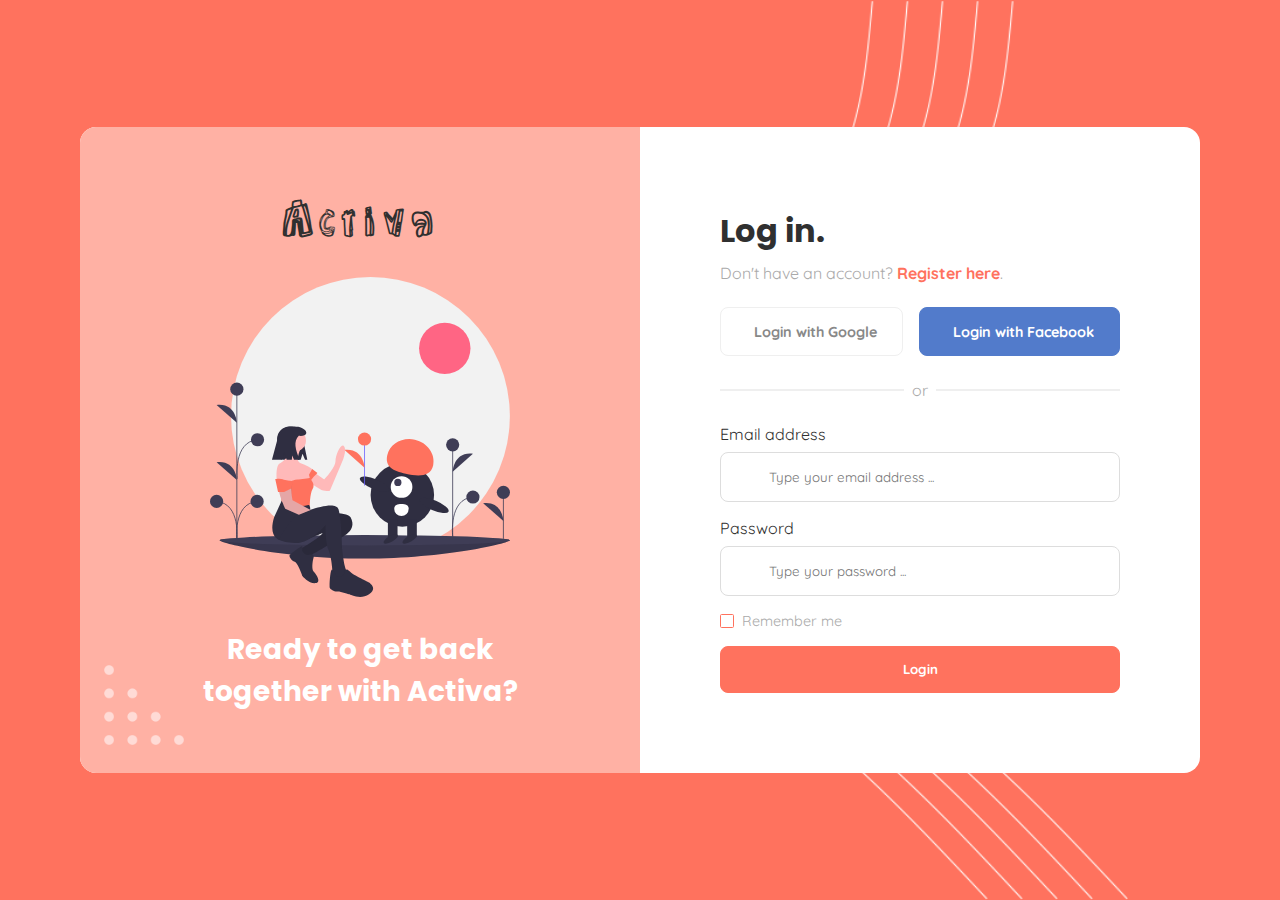
<file: portfolio/slicing/activa-login-page/index.html>
<!DOCTYPE html>
<html lang="en">
  <head>
    <meta charset="utf-8">
    <meta name="viewport" content="width=device-width, initial-scale=1.0, shrink-to-fit=no">
    <meta name="description" content="Activa Login Page">
    <meta name="keyword" content="activa, login, authentication">
    <meta name="author" content="Alfayed Dennita">
    <meta name="theme-color" content="#ff725e">
    <link rel="icon" type="image/x-icon" href="images/favicon.ico">
    <link rel="stylesheet" href="https://cdnjs.cloudflare.com/ajax/libs/font-awesome/6.1.1/css/all.min.css" integrity="sha512-KfkfwYDsLkIlwQp6LFnl8zNdLGxu9YAA1QvwINks4PhcElQSvqcyVLLD9aMhXd13uQjoXtEKNosOWaZqXgel0g==" crossorigin="anonymous" referrerpolicy="no-referrer">
    <link rel="preconnect" href="https://fonts.googleapis.com">
    <link rel="preconnect" href="https://fonts.gstatic.com" crossorigin>
    <link rel="stylesheet" href="https://fonts.googleapis.com/css2?family=Poppins&family=Quicksand&family=Rock+3D&display=swap">
    <link rel="stylesheet" href="style.css">
    <title>Log in - Activa</title>
  </head>
  <body>
    <main>
      <section id="decoration">
        <h1 class="logo">Activa</h1>
        <img src="images/decoration-image.svg">
        <p>Ready to get back together with Activa?</p>
      </section>

      <section id="login">
        <h1 class="logo">Activa</h1>
        <div class="header">
          <h2>Log in.</h2>
          <p>Don't have an account? <a href="#" title="Register an Account">Register here</a>.</p>
        </div>
        <div class="third-party-login">
          <a class="btn google" href="#" title="Login with Google"><i class="fab fa-google"></i>Login with Google</a>
          <a class="btn facebook" href="#" title="Login with Facebook"><i class="fab fa-facebook"></i>Login with Facebook</a>
        </div>
        <p class="divider">or</p>
        <form action="" method="post">
          <div class="field-group" title="Email Address">
            <label for="email">Email address</label>
            <div class="input-group">
              <i class="fas fa-envelope"></i>
              <input id="email" type="email" name="email" placeholder="Type your email address ..." title="Email Address" required>
            </div>
          </div>
          <div class="field-group" title="Password">
            <label for="password">Password</label>
            <div class="input-group">
              <i class="fas fa-lock"></i>
              <input id="password" type="password" name="password" placeholder="Type your password ..." title="Password" required>
            </div>
          </div>
          <div class="checkbox-group" title="Remember Me">
            <input id="remember" type="checkbox" name="remember">
            <label for="remember">Remember me</label>
          </div>
          <button type="submit" title="Login">Login</button>
        </form>
      </section>
    </main>
  </body>
</html>
</file>
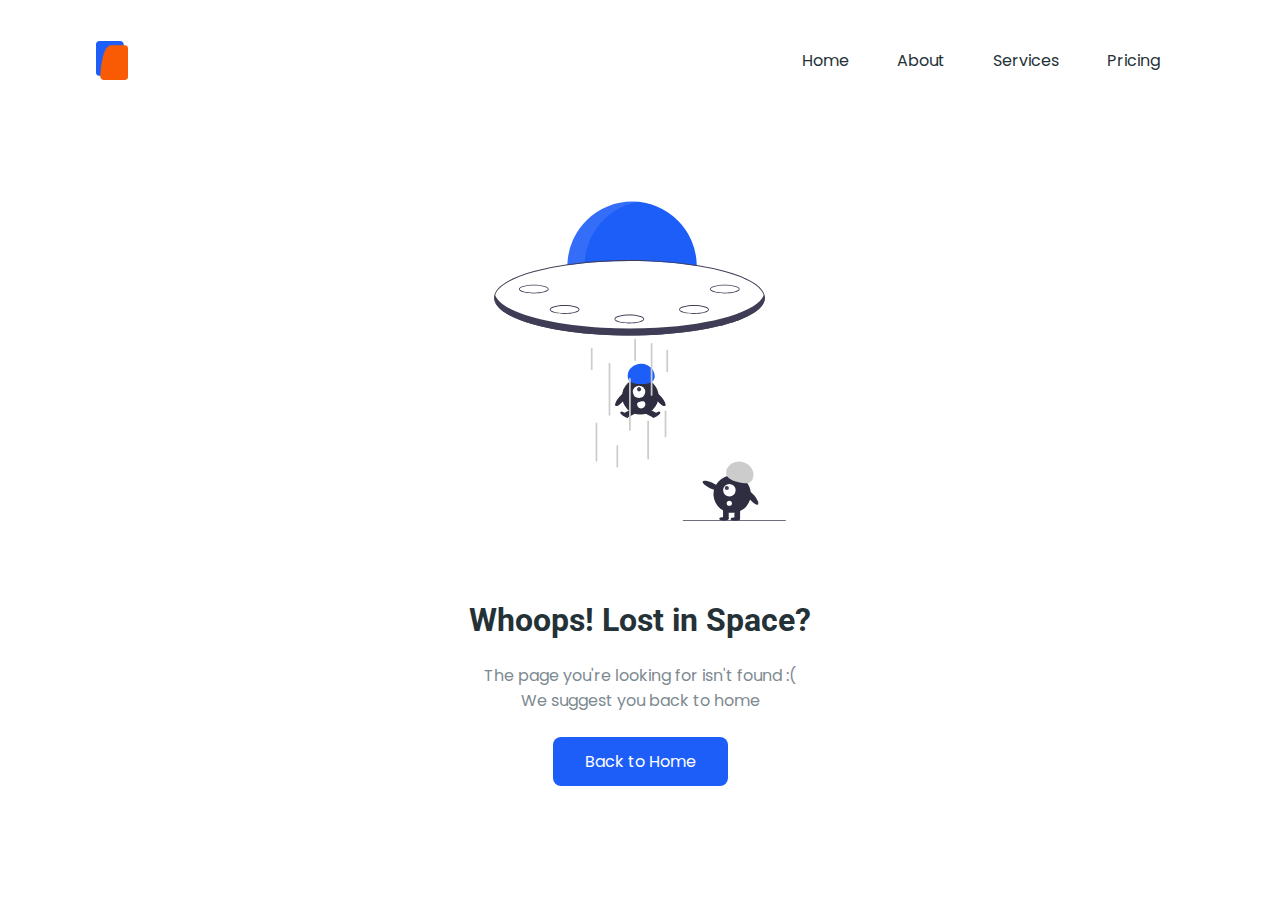
<file: portfolio/slicing/stack-404-page/index.html>
<!DOCTYPE html>
<html lang="en">
  <head>
    <meta charset="utf-8">
    <meta name="viewport" content="width=device-width, initial-scale=1.0, shrink-to-fit=no">
    <meta name="description" content="Stack! Error 404 Page">
    <meta name="keyword" content="stack, error, 404">
    <meta name="author" content="Alfayed Dennita">
    <meta name="theme-color" content="#1d5ef8">
    <link rel="icon" type="image/x-icon" href="images/favicon.ico">
    <link rel="stylesheet" href="https://cdnjs.cloudflare.com/ajax/libs/font-awesome/6.1.1/css/all.min.css" integrity="sha512-KfkfwYDsLkIlwQp6LFnl8zNdLGxu9YAA1QvwINks4PhcElQSvqcyVLLD9aMhXd13uQjoXtEKNosOWaZqXgel0g==" crossorigin="anonymous" referrerpolicy="no-referrer">
    <link rel="preconnect" href="https://fonts.googleapis.com">
    <link rel="preconnect" href="https://fonts.gstatic.com" crossorigin>
    <link rel="stylesheet" href="https://fonts.googleapis.com/css2?family=Poppins&family=Roboto&display=swap">
    <link rel="stylesheet" href="style.css">
    <title>Error 404 | Stack!</title>
  </head>
  <body>
    <header>
      <h1><a href="" title="Stack!"><img src="images/logo.png" alt="Stack!"></a></h1>
      <button id="hamburger-button" title="Navigation Menu"><i class="fas fa-bars"></i></button>
      <nav>
        <ul class="no-list">
          <li><a href="" title="Home">Home</a></li>
          <li><a href="#" title="About">About</a></li>
          <li><a href="#" title="Services">Services</a></li>
          <li><a href="#" title="Pricing">Pricing</a></li>
        </ul>
      </nav>
    </header>
    <main>
      <img src="images/taken.svg">
      <section id="error-description">
        <h2>Whoops! Lost in Space?</h2>
        <p>The page you're looking for isn't found :(<br>We suggest you back to home</p>
        <a class="btn" href="#" title="Back to Home">Back to Home</a>
      </section>
    </main>
    <script src="script.js"></script>
  </body>
</html>
</file>
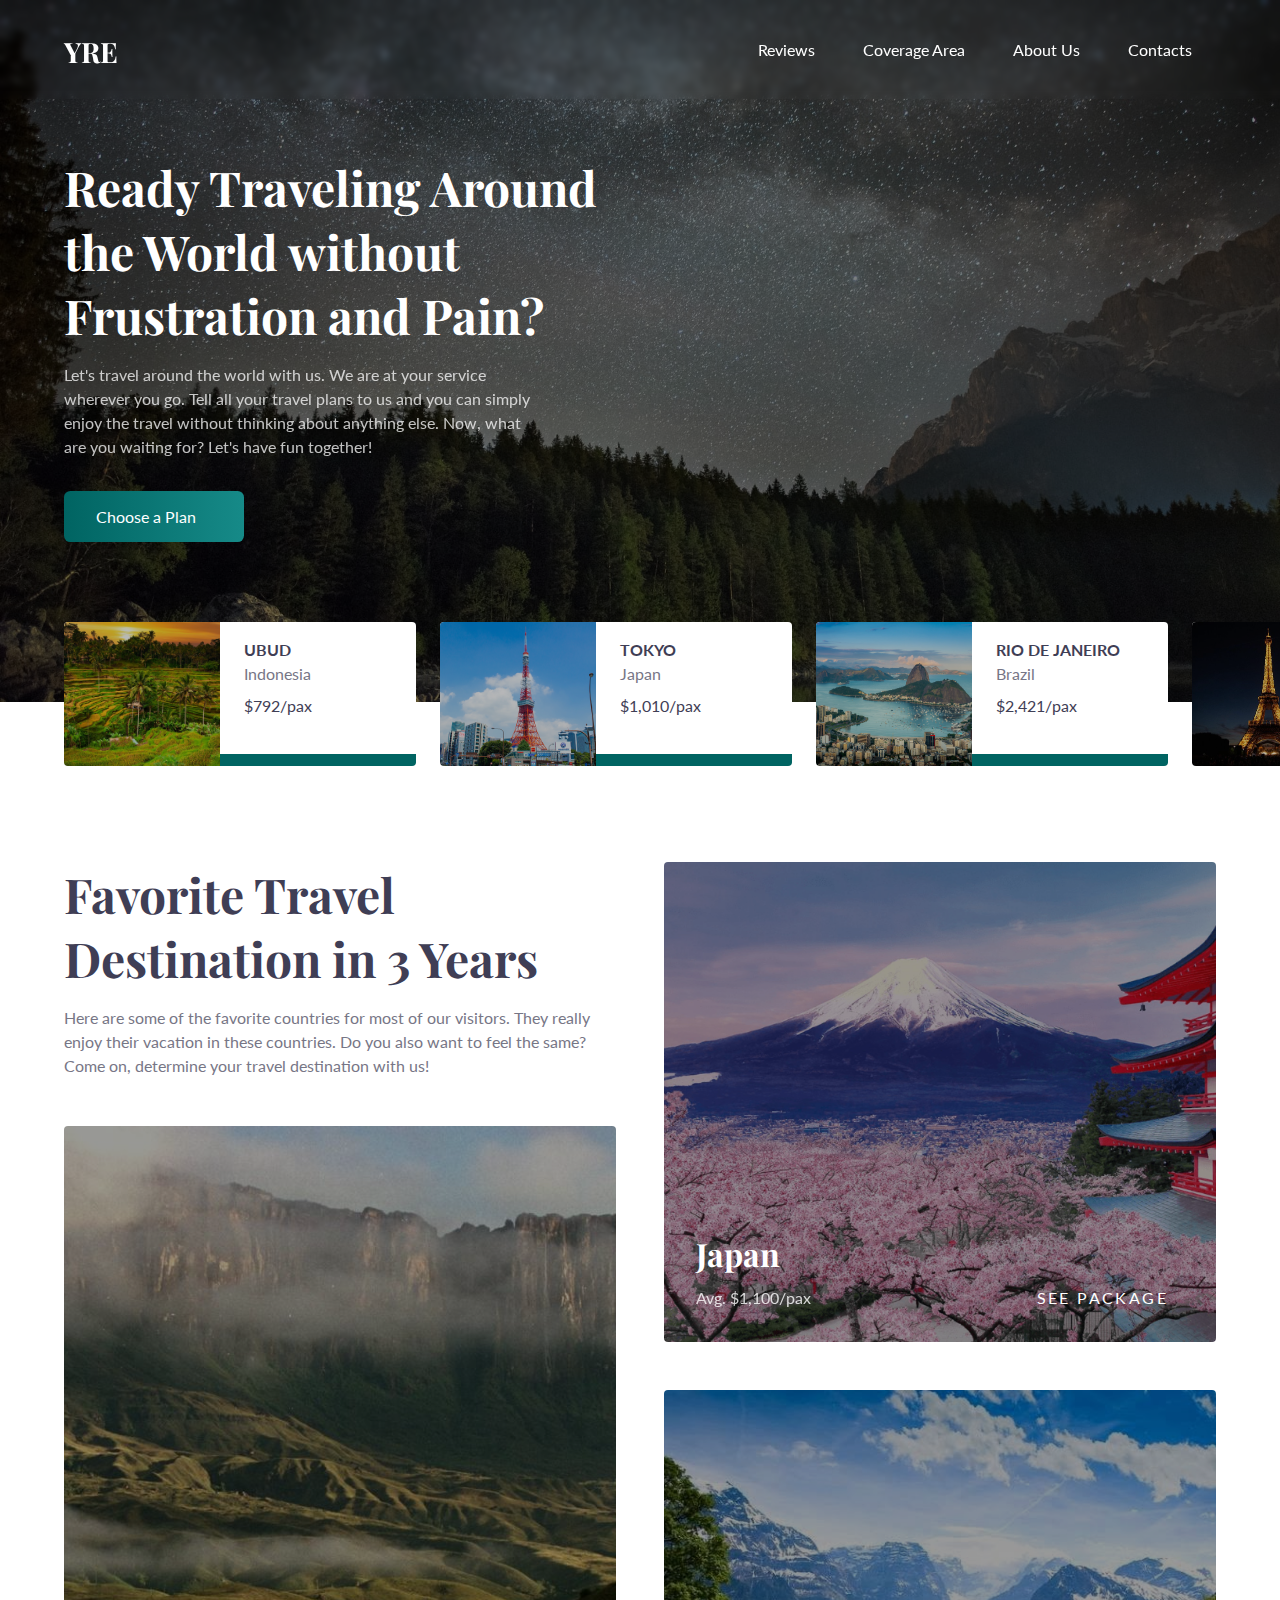
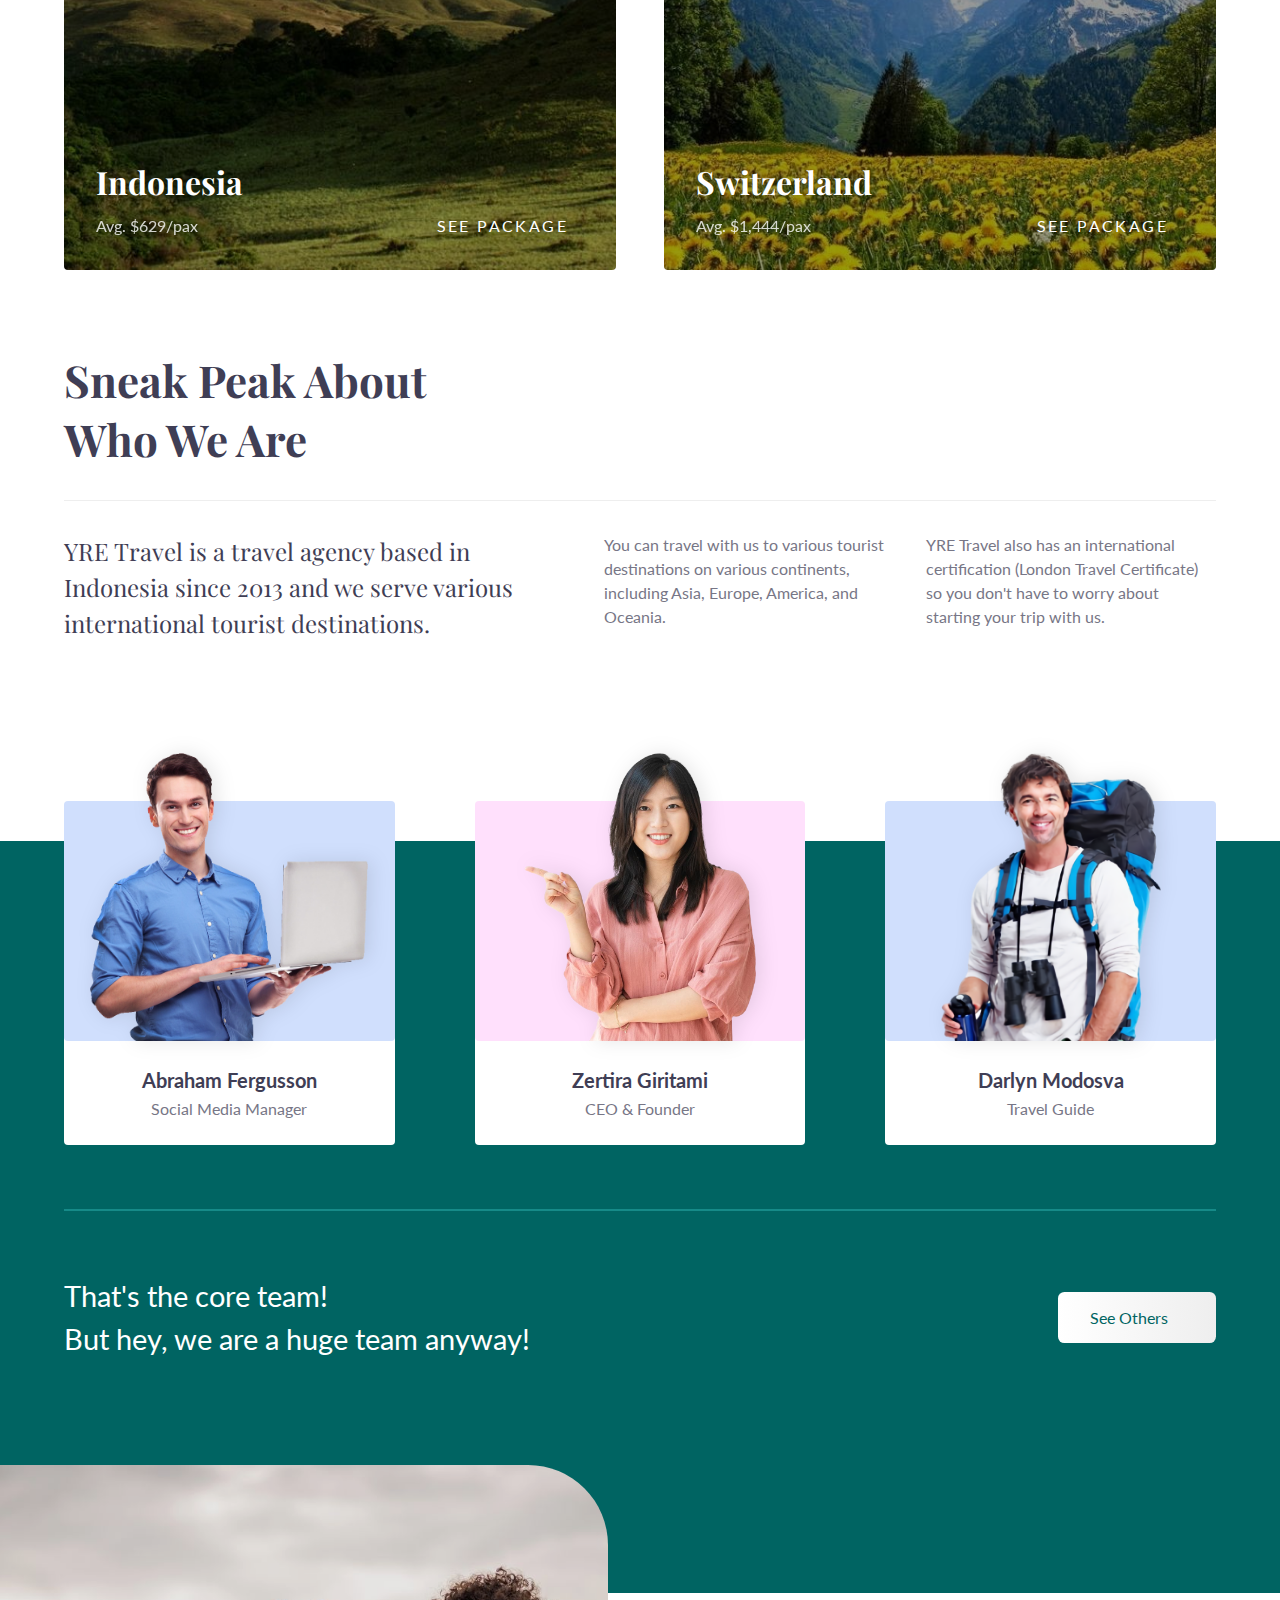
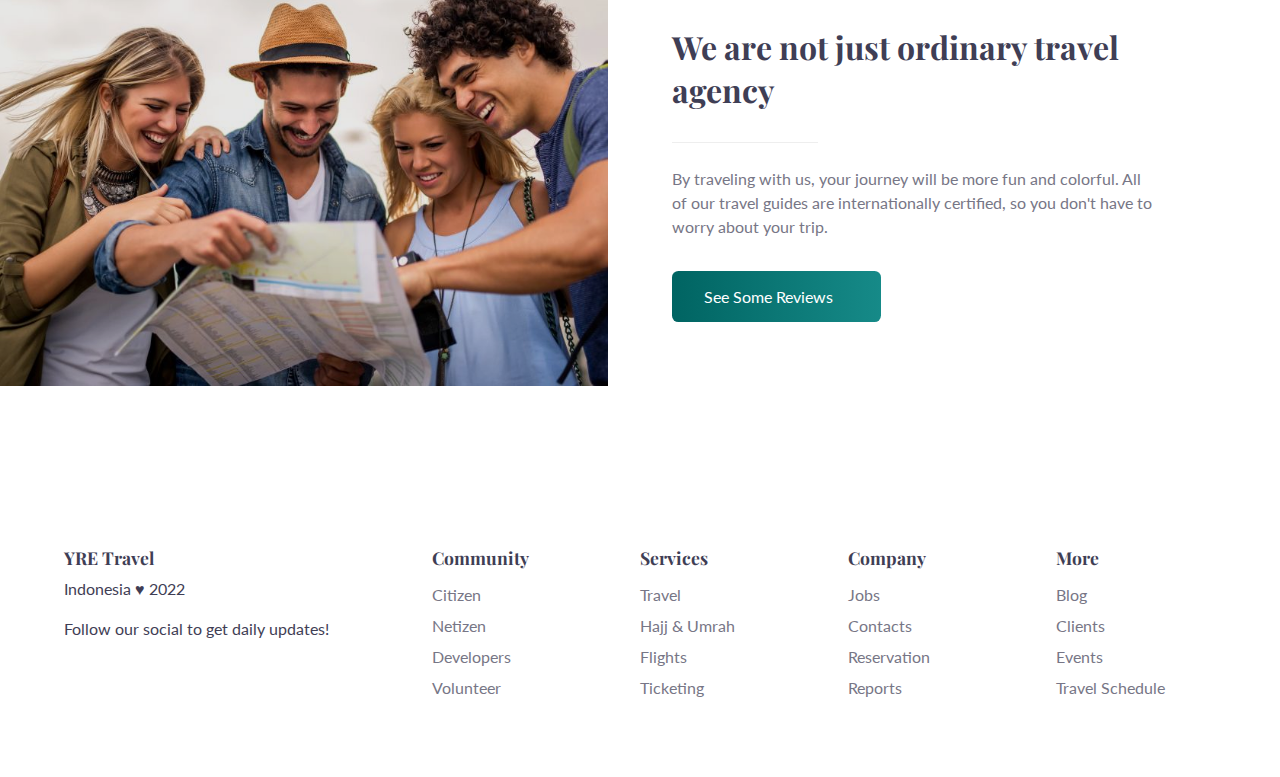
<file: portfolio/slicing/yre-travel/index.html>
<!DOCTYPE html>
<html lang="en">
  <head>
    <meta charset="utf-8">
    <meta name="viewport" content="width=device-width, initial-scale=1.0, shrink-to-fit=no">
    <meta name="description" content="YRE Travel is a travel agency based in Indonesia.">
    <meta name="keyword" content="yre, travel, agency, place, destination, tourist, tourism">
    <meta name="author" content="Alfayed Dennita">
    <meta name="theme-color" content="#006462">
    <link rel="icon" type="image/x-icon" href="images/favicon.ico">
    <link rel="stylesheet" href="https://cdnjs.cloudflare.com/ajax/libs/font-awesome/6.1.1/css/all.min.css" integrity="sha512-KfkfwYDsLkIlwQp6LFnl8zNdLGxu9YAA1QvwINks4PhcElQSvqcyVLLD9aMhXd13uQjoXtEKNosOWaZqXgel0g==" crossorigin="anonymous" referrerpolicy="no-referrer">
    <link rel="preconnect" href="https://fonts.googleapis.com">
    <link rel="preconnect" href="https://fonts.gstatic.com" crossorigin>
    <link rel="stylesheet" href="https://fonts.googleapis.com/css2?family=Playfair+Display&family=Lato&display=swap">
    <link rel="stylesheet" href="style.css">
    <title>YRE Travel - Your Travel Agency</title>
  </head>
  <body>
    <header id="hero">
      <nav id="hero-navigation">
        <h1><a href="" title="YRE Travel">YRE</a></h1>
        <ul class="no-list">
          <li><a href="#" title="Reviews">Reviews</a></li>
          <li><a href="#" title="Coverage Area">Coverage Area</a></li>
          <li><a href="#" title="About Us">About Us</a></li>
          <li><a href="#" title="Contacts">Contacts</a></li>
        </ul>
        <button title="Navigation Menu"><i class="fas fa-bars"></i></button>
      </nav>
      <section id="hero-description">
        <h2>Ready Traveling Around the World without Frustration and Pain?</h2>
        <p>Let's travel around the world with us. We are at your service wherever you go. Tell all your travel plans to us and you can simply enjoy the travel without thinking about anything else. Now, what are you waiting for? Let's have fun together!</p>
        <a class="btn" href="#" title="Choose a Plan">Choose a Plan <i class="fas fa-angle-right"></i></a>
      </section>
    </header>

    <main>
      <section id="cities">
        <ul class="no-list">
          <li><a class="city" href="#" title="Ubud">
            <div class="city-image">
              <img src="images/cities/ubud.jpg" alt="Ubud">
            </div>
            <div class="city-description">
              <p>Ubud</p>
              <p>Indonesia</p>
              <p>$792/pax</p>
            </div>
          </a></li>
          <li><a class="city" href="#" title="Tokyo">
            <div class="city-image">
              <img src="images/cities/tokyo.jpg" alt="Tokyo">
            </div>
            <div class="city-description">
              <p>Tokyo</p>
              <p>Japan</p>
              <p>$1,010/pax</p>
              </div>
          </a></li>
          <li><a class="city" href="#" title="Rio de Janeiro">
            <div class="city-image">
              <img src="images/cities/rio-de-janeiro.jpg" alt="Rio de Janeiro">
            </div>
            <div class="city-description">
              <p>Rio de Janeiro</p>
              <p>Brazil</p>
              <p>$2,421/pax</p>
            </div>
          </a></li>
          <li><a class="city" href="#" title="Paris">
            <div class="city-image">
              <img src="images/cities/paris.jpg" alt="Paris">
            </div>
            <div class="city-description">
              <p>Paris</p>
              <p>France</p>
              <p>$1,820/pax</p>
            </div>
          </a></li>
          <li><a class="city" href="#" title="Wellington">
            <div class="city-image">
              <img src="images/cities/wellington.jpg" alt="Wellington">
            </div>
            <div class="city-description">
              <p>Wellington</p>
              <p>New Zealand</p>
              <p>$1,522/pax</p>
            </div>
          </a></li>
        </ul>
      </section>

      <section id="countries">
        <div id="countries-header">
          <h2>Favorite Travel Destination in 3 Years</h2>
          <p>Here are some of the favorite countries for most of our visitors. They really enjoy their vacation in these countries. Do you also want to feel the same? Come on, determine your travel destination with us!</p>
        </div>
        <a class="country" href="#" title="Indonesia">
          <img src="images/countries/indonesia.jpg" alt="Indonesia">
          <div class="country-description">
            <p>Indonesia</p>
            <p>Avg. $629/pax</p>
            <p>See package <i class="fas fa-arrow-right"></i></p>
          </div>
        </a>
        <a class="country" href="#" title="Japan">
          <img src="images/countries/japan.jpg" alt="Japan">
          <div class="country-description">
            <p>Japan</p>
            <p>Avg. $1,100/pax</p>
            <p>See package <i class="fas fa-arrow-right"></i></p>
          </div>
        </a>
        <a class="country" href="#" title="Switzerland">
          <img src="images/countries/switzerland.jpg" alt="Switzerland">
          <div class="country-description">
            <p>Switzerland</p>
            <p>Avg. $1,444/pax</p>
            <p>See package <i class="fas fa-arrow-right"></i></p>
          </div>
        </a>
      </section>

      <section id="about-us">
        <h2>Sneak Peak About Who We Are</h2>
        <div id="about-us-content">
          <p>YRE Travel is a travel agency based in Indonesia since 2013 and we serve various international tourist destinations.</p>
          <p>You can travel with us to various tourist destinations on various continents, including Asia, Europe, America, and Oceania.</p>
          <p>YRE Travel also has an international certification (London Travel Certificate) so you don't have to worry about starting your trip with us.</p>
        </div>
      </section>

      <section id="teams">
        <ul id="teams-people" class="no-list">
          <li class="person">
            <div class="person-image">
              <img src="images/teams/abraham-fergusson.png" alt="Abraham Fergusson">
            </div>
            <div class="person-description">
              <p>Abraham Fergusson</p>
              <p>Social Media Manager</p>
            </div>
          </li>
          <li class="person">
            <div class="person-image">
              <img src="images/teams/zertira-giritami.png" alt="Zertira Giritami">
            </div>
            <div class="person-description">
              <p>Zertira Giritami</p>
              <p>CEO & Founder</p>
            </div>
          </li>
          <li class="person">
            <div class="person-image">
              <img src="images/teams/darlyn-mosdova.png" alt="Darlyn Modosva">
            </div>
            <div class="person-description">
              <p>Darlyn Modosva</p>
              <p>Travel Guide</p>
            </div>
          </li>
        </ul>
        <div id="teams-others">
          <p>That's the core team!<br>But hey, we are a huge team anyway!</p>
          <a class="btn" href="#" title="See Others">See Others <i class="fas fa-angle-right"></i></a>
        </div>
      </section>

      <section id="review">
        <img src="images/tourists.jpg" alt="Tourists">
        <div id="review-description">
          <h2>We are not just ordinary travel agency</h2>
          <p>By traveling with us, your journey will be more fun and colorful. All of our travel guides are internationally certified, so you don't have to worry about your trip.</p>
          <a class="btn" href="#" title="See Some Reviews">See Some Reviews <i class="fas fa-angle-right"></i></a>
        </div>
      </section>
    </main>

    <footer>
      <div class="footer-item">
        <h2>YRE Travel</h2>
        <p>Indonesia &hearts; 2022</p>
        <p>Follow our social to get daily updates!</p>
        <ul class="no-list">
          <li><a href="#" rel="nofollow" target="_blank" title="Facebook"><i class="fab fa-facebook"></i></a></li>
          <li><a href="#" rel="nofollow" target="_blank" title="Twitter"><i class="fab fa-twitter"></i></a></li>
          <li><a href="#" rel="nofollow" target="_blank" title="Instagram"><i class="fab fa-instagram"></i></a></li>
          <li><a href="#" rel="nofollow" target="_blank" title="YouTube"><i class="fab fa-youtube"></i></a></li>
        </ul>
      </div>
      <div class="footer-item">
        <h2>Community</h2>
        <ul class="no-list">
          <li><a href="#" title="Citizen">Citizen</a></li>
          <li><a href="#" title="Netizen">Netizen</a></li>
          <li><a href="#" title="Developers">Developers</a></li>
          <li><a href="#" title="Volunteer">Volunteer</a></li>
        </ul>
      </div>
      <div class="footer-item">
        <h2>Services</h2>
        <ul class="no-list">
          <li><a href="#" title="Travel">Travel</a></li>
          <li><a href="#" title="Hajj & Umrah">Hajj & Umrah</a></li>
          <li><a href="#" title="Flights">Flights</a></li>
          <li><a href="#" title="Ticketing">Ticketing</a></li>
        </ul>
      </div>
      <div class="footer-item">
        <h2>Company</h2>
        <ul class="no-list">
          <li><a href="#" title="Jobs">Jobs</a></li>
          <li><a href="#" title="Contacts">Contacts</a></li>
          <li><a href="#" title="Reservation">Reservation</a></li>
          <li><a href="#" title="Reports">Reports</a></li>
        </ul>
      </div>
      <div class="footer-item">
        <h2>More</h2>
        <ul class="no-list">
          <li><a href="#" title="Blog">Blog</a></li>
          <li><a href="#" title="Clients">Clients</a></li>
          <li><a href="#" title="Events">Events</a></li>
          <li><a href="#" title="Travel Schedule">Travel Schedule</a></li>
        </ul>
      </div>
    </footer>

    <script src="script.js"></script>
  </body>
</html>
</file>
<file: portfolio/slicing/activa-login-page/style.css>
/* #a Base Styles */

:root {
  /* #e Colors */

  /* #f Hex */

  --primary-color: #ff725e;
  --secondary-color: #ffb1a4;
  --white: #fff;
  --black: #303030;
  --gray: #efefef;
  --gray-1: #ddd;
  --dark-gray: #aaa;
  --dark-gray-1: #888;

  /* #f RGB */

  --primary-color-rgb: 255, 114, 94;
  --white-rgb: 255, 255, 255;

  /* #e Fonts */

  --poppins-font: "Poppins", Arial, sans-serif;
  --quicksand-font: "Quicksand", Arial, sans-serif;
  --rock3d-font: "Rock 3D", Arial, sans-serif;
  --font-awesome: "FontAwesome";
}

::selection {
  background-color: rgba(var(--primary-color-rgb), 0.8);
  color: var(--white);
}

* {
  scroll-behavior: smooth;
  box-sizing: border-box;
  margin: 0;
  font-family: var(--quicksand-font);
  color: var(--black);
}

*::-webkit-scrollbar {
  width: 0.25rem;
  height: 0.25rem;
}

*::-webkit-scrollbar-track {
  background-color: var(--primary-color);
}

*::-webkit-scrollbar-thumb {
  background-color: var(--white);
  border-radius: 0.1rem;
}

body {
  min-width: 100%;
  min-height: 100vh;
  display: flex;
  flex-direction: column;
  align-items: center;
}

@media (min-width: 576px) {
  body {
    justify-content: center;
    padding: 2rem;
    background-color: var(--primary-color);
    background-image: url("images/spline.png");
    background-size: auto 100%;
    background-repeat: no-repeat;
    background-attachment: fixed;
    background-position-x: 80%;
  }
}

a {
  color: var(--primary-color);
  font-weight: bold;
  text-decoration: none;
}

img {
  max-width: 100%;
}

h1, h2, h3, h4, h5, h6 {
  font-family: var(--poppins-font);
}

.logo {
  font-family: var(--rock3d-font);
  font-size: 2rem;
}

button, .btn {
  --btn-color-rgb: var(--primary-color-rgb);
  --text-color: var(--white);
  --border-color: rgb(var(--btn-color-rgb));
  display: inline-flex;
  justify-content: center;
  align-items: center;
  gap: 0.5rem;
  padding: 0.9rem;
  background-color: rgb(var(--btn-color-rgb));
  border: 1px solid var(--border-color);
  border-radius: 0.5rem;
  font-weight: bold;
  color: var(--text-color);
  cursor: pointer;
  transition: box-shadow 0.25s;
}

button:hover, .btn:hover {
  box-shadow: 0 0.2rem 0.5rem rgba(var(--btn-color-rgb), 0.5);
}

button > *, .btn > * {
  color: var(--text-color);
}

form {
  display: flex;
  flex-direction: column;
  gap: 1rem;
}

.field-group {
  display: flex;
  flex-direction: column;
  gap: 0.5rem;
}

.input-group {
  position: relative;
  display: flex;
  flex-direction: column;
}

.input-group > i {
  position: absolute;
  top: 50%;
  left: 1.25rem;
  transform: translateY(-50%);
  color: var(--dark-gray-1);
}

.checkbox-group {
  display: inline-flex;
  align-items: center;
  gap: 0.5rem;
}

input[type="email"], input[type="password"] {
  padding: 1rem;
  border: 1px solid var(--gray-1);
  border-radius: 0.5rem;
  color: var(--dark-gray);
  transition: 0.25s;
}

input[type="email"]:focus, input[type="password"]:focus {
  border-color: var(--primary-color);
  outline: none;
  color: var(--black);
}

.input-group input[type="email"],
.input-group input[type="password"] {
  padding-left: 3rem;
}

input[type="checkbox"] {
  position: relative;
  appearance: none;
  width: 0.9rem;
  height: 0.9rem;
  border: 1px solid var(--primary-color);
  border-radius: 0.1rem;
}

input[type="checkbox"]:checked {
  background-color: var(--primary-color);
}

input[type="checkbox"]:checked::after {
  content: "\f00c";
  position: absolute;
  top: 50%;
  left: 50%;
  transform: translate(-50%, -50%);
  font-family: var(--font-awesome);
  font-size: 0.5rem;
  color: var(--white);
}

/* #a Main Styles */

main {
  display: grid;
  background-color: var(--white);
  overflow: hidden;
}

@media (min-width: 576px) {
  main {
    max-width: 70rem;
    border-radius: 1rem;
  }
}

@media (min-width: 992px) {
  main {
    grid-template-columns: repeat(2, 1fr);
  }
}

main > section {
  display: flex;
  flex-direction: column;
}

/* #b Decoration */

#decoration {
  display: none;
  justify-content: center;
  align-items: center;
  gap: 2rem;
  padding: 3rem 5rem;
  background-color: var(--secondary-color);
  background-image: url("images/triangle-nodes.png");
  background-size: 5rem;
  background-repeat: no-repeat;
  background-position: 5% 95%;
  text-align: center;
}

@media (min-width: 992px) {
  #decoration {
    display: flex;
  }
}

#decoration .logo {
  font-size: 2.5rem;
}

#decoration img {
  max-height: 20rem;
}

#decoration p {
  font-family: var(--poppins-font);
  font-size: 1.75rem;
  font-weight: bold;
  color: var(--white);
}

/* #b Login */

#login {
  padding: 3rem 2rem;
  gap: 1.5rem;
}

@media (min-width: 576px) {
  #login {
    padding: 5rem;
  }
}

/* #c Logo */

#login .logo::first-letter {
  color: var(--primary-color);
}

@media (min-width: 992px) {
  #login .logo {
    display: none
  }
}

/* #c Header */

#login .header {
  display: flex;
  flex-direction: column;
  gap: 0.5rem;
}

#login .header h2 {
  font-size: 2rem;
}

#login .header p {
  color: var(--dark-gray);
}

/* #c Third-Party Login */

#login .third-party-login {
  display: flex;
  flex-wrap: wrap;
  gap: 1rem;
  font-size: 0.9rem;
}

#login .third-party-login > * {
  flex-grow: 1;
}

#login .third-party-login .google {
  --btn-color-rgb: var(--white-rgb);
  --text-color: var(--dark-gray-1);
  --border-color: var(--gray);
}

#login .third-party-login .facebook {
  --btn-color-rgb: 82, 123, 203;
}

/* #c Divider */

#login .divider {
  display: flex;
  align-items: center;
  gap: 0.5rem;
  text-align: center;
  color: var(--dark-gray);
}

#login .divider::before,
#login .divider::after {
  content: "";
  flex-grow: 1;
  border-top: 1px solid var(--gray);
  border-bottom: 1px solid var(--gray);
}

/* #c Form */

#login form .checkbox-group label {
  font-size: 0.9rem;
  color: var(--dark-gray);
}
</file>
<file: portfolio/slicing/stack-404-page/style.css>
/* #a Base Styles */

:root {
  /* #e Colors */

  /* #f Hex */

  --primary-color: #1d5ef8;
  --secondary-color: #f95b05;
  --primary-text-color: #243237;
  --secondary-text-color: #7d8a91;
  --black: #000;
  --white: #fff;
  --gray: #eee;

  /* #f RGB */

  --primary-color-rgb: 29, 94, 248;

  /* #e Fonts */

  --roboto-font: "Roboto", Arial, sans-serif;
  --poppins-font: "Poppins", Arial, sans-serif;

  /* #e Sizes */

  --margin-x-to-body: 2rem;
}

@media (min-width: 768px) {
  :root {
  /* #e Sizes */

  --margin-x-to-body: 4rem;
  }
}

@media (min-width: 992px) {
  :root {
  /* #e Sizes */

  --margin-x-to-body: 6rem;
  }
}

::selection {
  background-color: rgba(var(--primary-color-rgb), 0.5);
  color: var(--white);
}

* {
  scroll-behavior: smooth;
  box-sizing: border-box;
  margin: 0;
  font-family: var(--poppins-font);
  color: var(--primary-text-color);
}

*::-webkit-scrollbar {
  width: 0.5rem;
  height: 0.5rem;
}

*::-webkit-scrollbar-track {
  background-color: var(--white);
}

*::-webkit-scrollbar-thumb {
  background-color: rgba(var(--primary-color-rgb), 0.5);
}

body {
  display: flex;
  flex-direction: column;
  align-items: center;
  background-color: var(--white);
}

body > * {
  width: 100%;
  max-width: 1366px;
}

h1, h2, h3, h4, h5, h6 {
  font-family: var(--roboto-font);
}

a {
  color: var(--primary-text-color);
  text-decoration: none;
}

img {
  max-width: 100%;
}

button {
  appearance: none;
  padding: 0;
  background: none;
  border: none;
  cursor: pointer;
}

.btn {
  display: inline-flex;
  background-color: var(--primary-color);
  color: var(--white);
  padding: 0.75rem 2rem;
  border-radius: 0.5rem;
}

ul.no-list, ol.no-list {
  padding: 0;
  list-style: none;
}

/* #a Main Styles */

body > * {
  padding: 1rem var(--margin-x-to-body);
}

/* #b Header */

header {
  position: relative;
  display: flex;
  justify-content: space-between;
  align-items: center;
  gap: 1rem;
}

@media (min-width: 768px) {
  header {
    padding-top: 1.5rem;
    padding-bottom: 1.5rem;
  }
}

header h1 {
  flex-grow: 1;
  font-size: 0;
}

header img {
  width: 2rem;
}

header button {
  font-size: 2rem;
}

@media (min-width: 768px) {
  header button {
    display: none;
  }
}

header nav {
  visibility: hidden;
  position: absolute;
  top: 100%;
  left: 0;
  width: 100%;
  background-color: var(--white);
  border-top: 1px solid var(--gray);
  border-bottom: 1px solid var(--gray);
  transform: scaleY(0);
  transform-origin: top center;
  transition: visibility 0.5s, transform 0.5s;
}

header nav.open {
  visibility: visible;
  transform: scaleY(100%);
}

header ul {
  display: flex;
  flex-direction: column;
}

header ul a {
  display: block;
  padding: 1rem var(--margin-x-to-body);
  transition: background-color 0.25s, color 0.25s;
}

header ul a:hover {
  background-color: rgba(var(--primary-color-rgb), 0.75);
  color: var(--white)
}

@media (min-width: 768px) {
  header nav {
    visibility: visible;
    position: static;
    top: auto;
    left: auto;
    width: auto;
    background-color: none;
    border: none;
    transform: none;
    transition: none;
  }

  header ul {
    flex-direction: row;
  }

  header ul a {
    margin: 0 0.5rem;
    padding: 1.5rem 1rem;
  }

  header ul a:hover {
    background-color: transparent;
    color: var(--primary-color)
  }
}

/* #b Main */

main {
  display: flex;
  flex-direction: column;
  justify-content: center;
  align-items: center;
  gap: 5rem;
  padding-top: 5rem;
  padding-bottom: 5rem;
  text-align: center;
}

main img {
  max-height: 20rem;
}

#error-description {
  display: flex;
  flex-direction: column;
  align-items: center;
  gap: 1.5rem;
}

#error-description h2 {
  font-size: 2rem;
}

#error-description p {
  color: var(--secondary-text-color);
}
</file>
<file: portfolio/slicing/yre-travel/style.css>
/* #a Base Styles */

:root {
  /* #e Colors */

  /* #f Hex */

  --primary-color: #006462;
  --secondary-color: #168a88;
  --primary-text-color: #3f3e55;
  --secondary-text-color: #777686;
  
  --black :#000;
  --white: #fff;
  --gray: #eee;
  --gray-1: #ddd;

  /* #f RGB */

  --primary-color-rgb: 0, 100, 98;

  /* #e Fonts */

  --playfair-display-font: "Playfair Display", Georgia, serif;
  --lato-font: "Lato", Arial, sans-serif;
  --font-awesome: "Font Awesome 6 Free";

  /* #e Sizes */

  --margin-x-to-body: 2rem;
}

@media (min-width: 768px) {
  :root {
    /* #e Sizes */

    --margin-x-to-body: 4rem;
  }
}

::selection {
  background-color: rgba(var(--primary-color-rgb), 0.5);
  color: var(--white);
}

* {
  scroll-behavior: smooth;
  box-sizing: border-box;
  margin: 0;
  font-family: var(--lato-font);
  color: var(--primary-text-color);
}

*::-webkit-scrollbar {
  width: 0.5rem;
  height: 0.5rem;
}

*::-webkit-scrollbar-thumb {
  background-color: rgba(var(--primary-color-rgb), 0.2);
  border-radius: 0.1rem;
}

body {
  display: flex;
  flex-direction: column;
  align-items: center;
  background-color: var(--white);
}

a {
  color: var(--primary-text-color);
  text-decoration: none;
  transition: color 0.25s;
}

img {
  max-width: 100%;
}

h1, h2, h3, h4, h5, h6 {
  font-family: var(--playfair-display-font);
}

p {
  line-height: 1.5;
}

ul.no-list, li.no-list {
  padding: 0;
  list-style: none;
}

button {
  appearance: none;
  padding: 0;
  background: none;
  border: none;
  cursor: pointer;
}

.btn {
  --btn-first-color: var(--primary-color);
  --btn-second-color: var(--secondary-color);
  --btn-text-color: var(--white);

  display: inline-flex;
  justify-content: center;
  align-items: center;
  gap: 1rem;
  padding: 1rem 2rem;
  background-image: linear-gradient(to right, var(--btn-first-color), var(--btn-second-color));
  border-radius: 0.4rem;
  color: var(--btn-text-color);
  cursor: pointer;
  white-space: nowrap;
}

.btn * {
  color: var(--btn-text-color);
}

.btn i {
  transition: transform 0.5s cubic-bezier(0.165, 0.84, 0.44, 1);
}

.btn:hover i {
  transform: translateX(0.25rem);
}

/* #a Component Styles */

body > * {
  width: 100%;
  max-width: 1920px;
}

/* #b Header/Hero */

#hero {
  position: relative;
  display: flex;
  flex-direction: column;
  gap: 3rem;
  padding-bottom: 10rem;
  background-color: var(--black);
  background-image: url(images/lake-eibsee-germany.jpg);
  background-size: cover;
  background-position: center;
  background-repeat: no-repeat;
}

@media (min-width: 768px) {
  #hero {
    gap: 3.5rem;
  }
}

#hero::after {
  content: "";
  position: absolute;
  top: 0;
  bottom: 0;
  left: 0;
  right: 0;
  background-color: var(--black);
  opacity: 0.5;
}

#hero > * {
  z-index: 1;
  padding: 0 var(--margin-x-to-body);
}

#hero * {
  color: var(--white);
}

/* #c Hero Navigation */

#hero-navigation {
  z-index: 2;
  position: relative;
  display: flex;
  justify-content: space-between;
  align-items: center;
  gap: 1rem;
  padding-top: 1rem;
  padding-bottom: 1rem;
  backdrop-filter: blur(0.2rem);
}

@media (min-width: 768px) {
  #hero-navigation {
    padding-top: 0;
    padding-bottom: 0;
  }
}

#hero-navigation h1 {
  flex-grow: 1;
}

#hero-navigation h1 a {
  position: relative;
  font-family: var(--playfair-display-font);
  font-size: 1.75rem;
  font-weight: bold;
}

#hero-navigation h1 a::after {
  content: "\f111";
  position: absolute;
  bottom: 0.4rem;
  right: -0.75rem;
  font-family: var(--font-awesome);
  font-size: 0.5rem;
}

#hero-navigation ul {
  position: absolute;
  top: 100%;
  left: 0;
  width: 100%;
  display: none;
  flex-direction: column;
  background-color: var(--primary-color);
}

#hero-navigation ul.open {
  display: flex;
}

#hero-navigation ul a {
  display: block;
  padding: 1rem var(--margin-x-to-body);
  transition: background-color 0.25s color 0.25s;
}

#hero-navigation ul a:hover {
  background-color: var(--secondary-color);
}

@media (min-width: 768px) {
  #hero-navigation ul {
    position: static;
    display: flex;
    flex-direction: row;
    width: auto;
    background: none;
  }

  #hero-navigation ul a {
    padding: 2.5rem 1.5rem;
  }

  #hero-navigation ul a:hover {
    background: none;
    color: var(--gray-1);
  }
}

#hero-navigation button {
  font-size: 2rem;
}

@media (min-width: 768px) {
  #hero-navigation button {
    display: none;
  }
}

/* #c Hero Description */

#hero-description {
  display: flex;
  flex-direction: column;
  align-items: flex-start;
  gap: 1rem;
}

#hero-description h2 {
  font-size: 2.5rem;
}

#hero-description p {
  width: 90%;
  opacity: 0.75;
}

#hero-description a {
  margin-top: 1rem;
}

@media (min-width: 576px) {
  #hero-description {
    width: 90%;
  }
}

@media (min-width: 768px) {
  #hero-description {
    width: 80%;
  }

  #hero-description h2 {
    font-size: 3rem;
  }

  #hero-description p {
    width: 80%;
  }
}

@media (min-width: 992px) {
  #hero-description {
    max-width: 45rem;
  }
}

/* #b Main */

main {
  margin-bottom: 10rem;
}

/* #c Cities */

#cities {
  position: relative;
  margin: -5rem 0 2rem 0;
}

@media (min-width: 768px) {
  #cities {
    margin-bottom: 5rem;
  }
}

#cities ul {
  display: flex;
  gap: 1.5rem;
  padding: 0 var(--margin-x-to-body);
  padding-bottom: 1rem;
  scroll-snap-type: x mandatory;
  scroll-padding: 0 var(--margin-x-to-body);
  overflow-x: scroll;
}

#cities ul::-webkit-scrollbar-thumb {
  background-color: transparent;
}

#cities ul:hover::-webkit-scrollbar-thumb {
  background-color: rgba(var(--primary-color-rgb), 0.2);
}

/* #d City */

#cities .city {
  display: flex;
  width: 22rem;
  background-color: var(--white);
  border-radius: 0.25rem;
  overflow: hidden;
  scroll-snap-align: start;
}

#cities .city .city-image {
  width: 20rem;
  height: 9rem;
  overflow: hidden;
}

#cities .city .city-image img {
  width: 100%;
  height: 100%;
  object-fit: cover;
  filter: brightness(75%);
  transition: ease-out 0.4s;
}

#cities .city:hover .city-image img {
  filter: brightness(100%);
  transform: scale(1.1);
}

#cities .city .city-description {
  width: 100%;
  padding: 1rem 1.5rem;
  border-bottom: 0.75rem solid var(--primary-color);
}

#cities .city .city-description p:first-child {
  font-weight: bold;
  text-transform: uppercase;
}

#cities .city .city-description p:nth-child(2) {
  color: var(--secondary-text-color);
}

#cities .city .city-description p:last-child {
  margin-top: 0.5rem;
}

/* #c Countries */

#countries {
  display: grid;
  grid-template-rows: auto repeat(3, 1fr);
  gap: 1.5rem;
  padding: 0 var(--margin-x-to-body);
  margin-bottom: 5rem;
}

@media (min-width: 768px) {
  #countries {
    grid-template: auto repeat(2, 1fr) / repeat(2, 1fr);
  }
}

@media (min-width: 992px) {
  #countries {
    grid-template: repeat(4, 1fr) / repeat(2, 1fr);
    gap: 3rem;
  }
}

/* #d Countries Header */

#countries-header {
  display: flex;
  flex-direction: column;
  gap: 1rem;
}

#countries-header h2 {
  font-size: 2.5rem;
}

#countries-header p {
  color: var(--secondary-text-color);
}

@media (min-width: 768px) {
  #countries-header {
    grid-area: 1 / 1 / 2 / 3;
  }

  #countries-header h2 {
    font-size: 3rem;
  }
}

@media (min-width: 992px) {
  #countries-header {
    grid-area: 1 / 1 / 2 / 2;
  }
}

/* #d Country */

#countries .country {
  position: relative;
  border-radius: 0.25rem;
  overflow: hidden;
}

@media (min-width: 768px) {
  #countries .country:first-of-type {
    grid-area: 2 / 1 / 4 / 2;
  }
  
  #countries .country:nth-of-type(2) {
    grid-area: 2 / 2 / 3 / 3;
  }
  
  #countries .country:last-of-type {
    grid-area: 3 / 2 / 4 / 3;
  }
}

@media (min-width: 992px) {
  #countries .country:first-of-type {
    grid-area: 2 / 1 / 5 / 2;
  }
  
  #countries .country:nth-of-type(2) {
    grid-area: 1 / 2 / 3 / 3;
  }
  
  #countries .country:last-of-type {
    grid-area: 3 / 2 / 5 / 3;
  }
}

#countries .country img {
  width: 100%;
  height: 100%;
  object-fit: cover;
  filter: brightness(60%);
  transition: ease-out 0.4s;
}

#countries .country:hover img {
  filter: brightness(90%);
  transform: scale(1.1) rotate(2deg);
}

#countries .country .country-description {
  position: absolute;
  bottom: 0;
  display: grid; 
  gap: 0.5rem 1rem;
  width: 100%;
  padding: 1.5rem;
}

@media (min-width: 768px) {
  #countries .country .country-description {
    padding: 2rem;
  }
}

#countries .country .country-description * {
  color: var(--white);
}

#countries .country .country-description p:first-child {
  font-family: var(--playfair-display-font);
  font-size: 2rem;
  font-weight: bold;
}

#countries .country .country-description p:nth-child(2) {
  opacity: 0.8;
}

#countries .country .country-description p:last-child {
  display: flex;
  align-items: center;
  gap: 1rem;
  text-transform: uppercase;
  letter-spacing: 0.15rem;
}

@media (min-width: 992px) {
  #countries .country .country-description {
    grid-template: repeat(2, 1fr), repeat(2, 1fr);
    justify-content: space-between;
  }

  #countries .country .country-description p:first-child {
    grid-area: 1 / 1 / 2 / 2;
  }
  
  #countries .country .country-description p:nth-child(2) {
    grid-area: 2 / 1 / 3 / 2;
  }

  #countries .country .country-description p:last-child {
    grid-area: 2 / 2 / 3 / 3;
  }
}

/* #c About Us */

#about-us {
  display: flex;
  flex-direction: column;
  padding: 0 var(--margin-x-to-body);
  margin-bottom: 12.5rem;
}

#about-us h2 {
  padding-bottom: 2rem;
  margin-bottom: 2rem;
  font-size: 2.5rem;
  border-bottom: 1px solid var(--gray);
}

@media (min-width: 576px) {
  #about-us h2 {
    padding-right: 40%;
  }
}

@media (min-width: 992px) {
  #about-us h2 {
    padding-right: 65%;
    font-size: 2.75rem;
  }
}

/* #d About Us Content */

#about-us-content {
  display: grid;
  gap: 1rem
}

#about-us-content p {
  color: var(--secondary-text-color);
}

#about-us-content p:first-child {
  font-family: var(--playfair-display-font);
  font-size: 1.25rem;
  color: var(--primary-text-color);
}

@media (min-width: 768px) {
  #about-us-content {
    grid-template-columns: repeat(3, 1fr);
    gap: 1.5rem;
  }
}

@media (min-width: 992px) {
  #about-us-content {
    grid-template-columns: 1.75fr repeat(2, 1fr);
    gap: 2rem;
  }

  #about-us-content p:first-child {
    font-size: 1.5rem;
  }
}

/* #c Teams */

#teams {
  position: relative;
  padding: 0 var(--margin-x-to-body);
  padding-bottom: 10rem;
  background-color: var(--primary-color);
}

@media (min-width: 768px) {
  #teams {
    padding-bottom: 12rem;
  }
}

#teams > * {
  position: relative;
  top: -5rem;
}

@media (min-width: 768px) {
  #teams > * {
    top: -2.5rem;
  }
}

/* #d Teams People */

#teams-people {
  display: flex;
  flex-direction: column;
  justify-content: center;
  align-items: center;
  gap: 5rem;
  padding-bottom: 4rem;
  margin-bottom: 4rem;
  border-bottom: 2px solid var(--secondary-color);
}

@media (min-width: 992px) {
  #teams-people {
    flex-direction: row;
  }
}

#teams-people .person {
  display: flex;
  flex-direction: column;
  flex-grow: 1;
  width: 100%;
  max-width: 30rem;
  background-color: var(--white);
  border-radius: 0.25rem;
}

#teams-people .person .person-image {
  position: relative;
  height: 15rem;
  background-color: #d0dffd;
  border-radius: 0.25rem;
}

#teams-people .person:nth-child(2) .person-image {
  background-color: #ffe0fc;
}

#teams-people .person .person-image img {
  position: absolute;
  bottom: 0;
  width: 100%;
  max-height: 120%;
  object-fit: contain;
  filter: drop-shadow(0.3rem 0 0.6rem rgba(0, 0, 0, 0.1));
}

#teams-people .person .person-description {
  display: flex;
  flex-direction: column;
  justify-content: center;
  align-items: center;
  gap: 0.1rem;
  padding: 1.5rem 1rem;
}

#teams-people .person .person-description p:first-child {
  font-size: 1.25rem;
  font-weight: bold;
}

#teams-people .person .person-description p:last-child {
  color: var(--secondary-text-color);
}

/* #d Teams Others */

#teams-others {
  display: flex;
  flex-direction: column;
  align-items: flex-start;
  gap: 1.5rem;
}

#teams-others p {
  font-size: 1.8rem;
  color: var(--white);
}

#teams-others a {
  --btn-first-color: var(--white);
  --btn-second-color: var(--gray);
  --btn-text-color: var(--primary-color);
}

@media (min-width: 768px) {
  #teams-others {
    flex-direction: row;
    justify-content: space-between;
    align-items: center;
  }

  #teams-others p {
    width: 50%;
  }
}

/* #c Review */

#review {
  display: flex;
  flex-direction: column;
  gap: 2rem;
  padding: 0 var(--margin-x-to-body);
}

#review img {
  margin-top: -10rem;
  width: 100%;
  max-height: 20rem;
  border-radius: 0.5rem;
  object-fit: cover;
  filter: brightness(90%);
}

@media (min-width: 768px) {
  #review {
    flex-direction: row;
    gap: 4rem;
    padding: 0 var(--margin-x-to-body) 0 0;
  }

  #review img {
    margin-top: -8rem;
    width: 50%;
    max-height: 50rem;
    border-radius: 0;
    border-top-right-radius: 5rem;
  }
}

/* #d Review Description */

#review-description {
  display: flex;
  flex-direction: column;
  align-items: flex-start;
  gap: 1rem;
}

#review-description h2 {
  position: relative;
  padding-bottom: 2rem;
  margin-bottom: 0.5rem;
  font-size: 2rem;
}

#review-description h2::after {
  content: "";
  position: absolute;
  bottom: 0;
  left: 0;
  width: 30%;
  height: 1px;
  background-color: var(--gray);
}

#review-description p {
  color: var(--secondary-text-color);
}

#review-description a {
  margin-top: 1rem;
}

@media (min-width: 768px) {
  #review-description {
    max-width: 40%;
    margin-top: 2rem;
    padding-bottom: 4rem;
  }
}

/* #b Footer */

footer {
  display: grid;
  gap: 3rem;
  padding: 0 var(--margin-x-to-body);
  padding-bottom: 5rem;
}

@media (min-width: 768px) {
  footer {
    grid-template-columns: 2fr repeat(4, 1fr);
  }
}

footer .footer-item {
  display: flex;
  flex-direction: column;
  gap: 1rem;
}

footer .footer-item:first-child {
  gap: 0.5rem;
}

footer .footer-item ul {
  display: flex;
  flex-direction: column;
  gap: 0.75rem;
}

footer .footer-item:first-child ul {
  flex-direction: row;
  gap: 1rem;
}

footer .footer-item:first-child p:last-of-type {
  margin-top: 0.5rem;
}

footer .footer-item h2 {
  font-size: 1.1rem;
}

footer .footer-item a,
footer .footer-item a i {
  color: var(--secondary-text-color);
  transition: color 0.25s;
}

footer .footer-item a:hover,
footer .footer-item a:hover i {
  color: var(--primary-text-color);
}

footer .footer-item:first-child a {
  font-size: 1.2rem;
}
</file>
